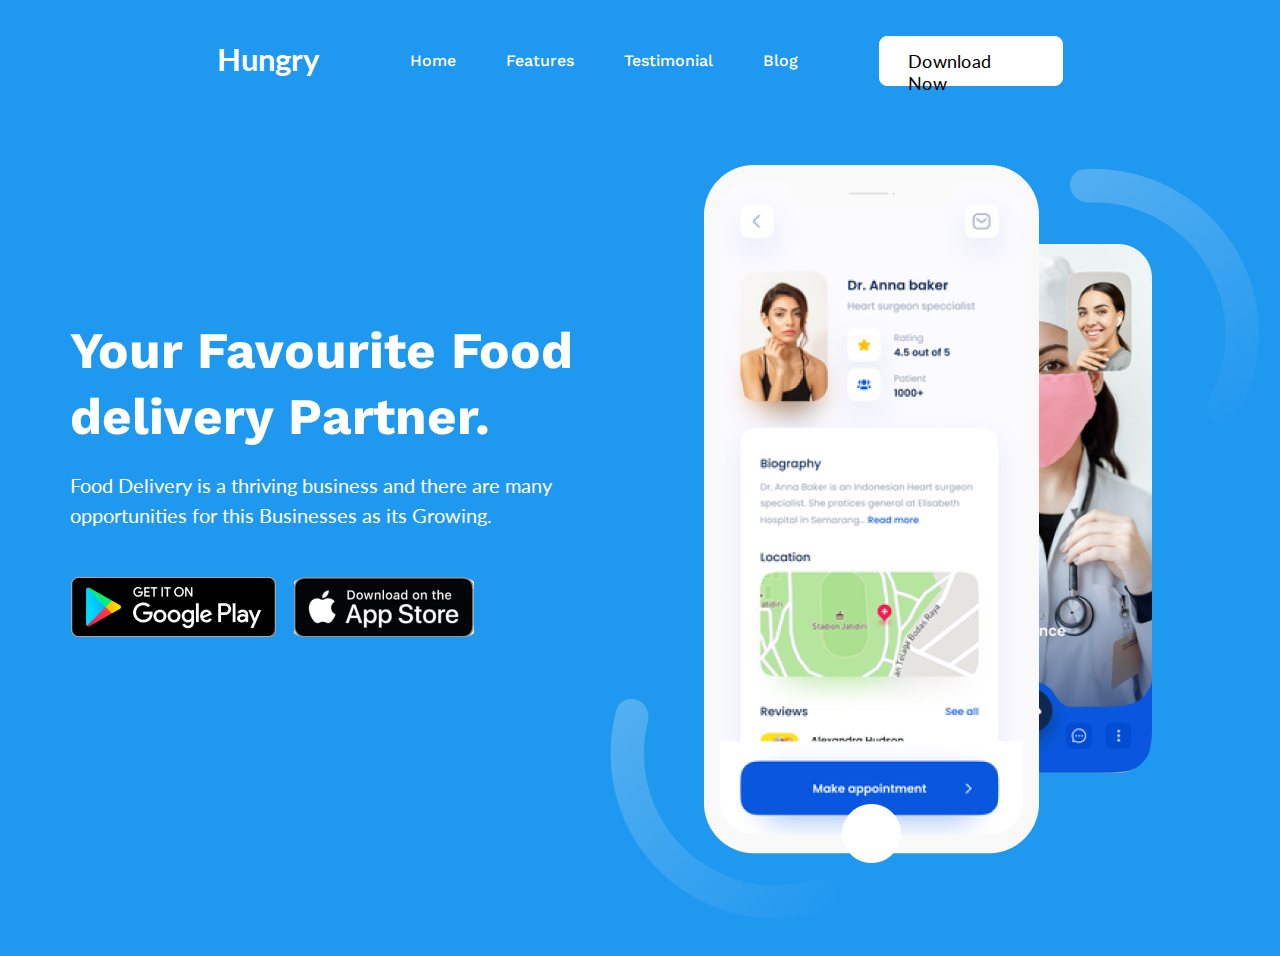
<file: 1/index.html>
<!DOCTYPE html>
<html lang="en">

<head>
    <meta charset="UTF-8">
    <meta http-equiv="X-UA-Compatible" content="IE=edge">
    <meta name="viewport" content="width=device-width, initial-scale=1.0">
    <title>Hungry App</title>

    <script src="js/script.js" defer></script>
    <link
        href="https://fonts.googleapis.com/css2?family=Lato:wght@400;500;600;700&family=Work+Sans:wght@500;700&display=swap"
        rel="stylesheet">
    <link rel="stylesheet" href="../common.css">
    <link rel="stylesheet" href="css/style.css">
</head>

<body>
    <header class="header">
        <div class="container">
            <h1><a href="#" class="logo">Hungry</a></h1>

            <nav class="menu">
                <ul>
                    <li><a href="#">Home</a></li>
                    <li><a href="#">Features</a></li>
                    <li><a href="#">Testimonial</a></li>
                    <li><a href="#">Blog</a></li>
                </u>
            </nav>

            <div class="btn">
                <a href="#">Download Now</a>
            </div>
        </div>
    </header>

    <section class="hero">
        <div class="container">
            <div class="column content">
                <h2>Your Favourite Food <br>delivery Partner.</h2>
                <p>Food Delivery is a thriving business and there are many<br> opportunities for this Businesses as its
                    Growing.</p>
                    <button class="market-btn"></button>
                    <button class="store-btn"></button>
            </div>

            <div class="column swiper">
                <img class="phone-screen" src="img/phone-screen.png" alt="phone-screen">
                <img class="phone-screen-back" src="img/phone-screen-back.png" alt="phone-screen-back">
            </div>
        </div>
    </section>
</body>

</html>
</file>
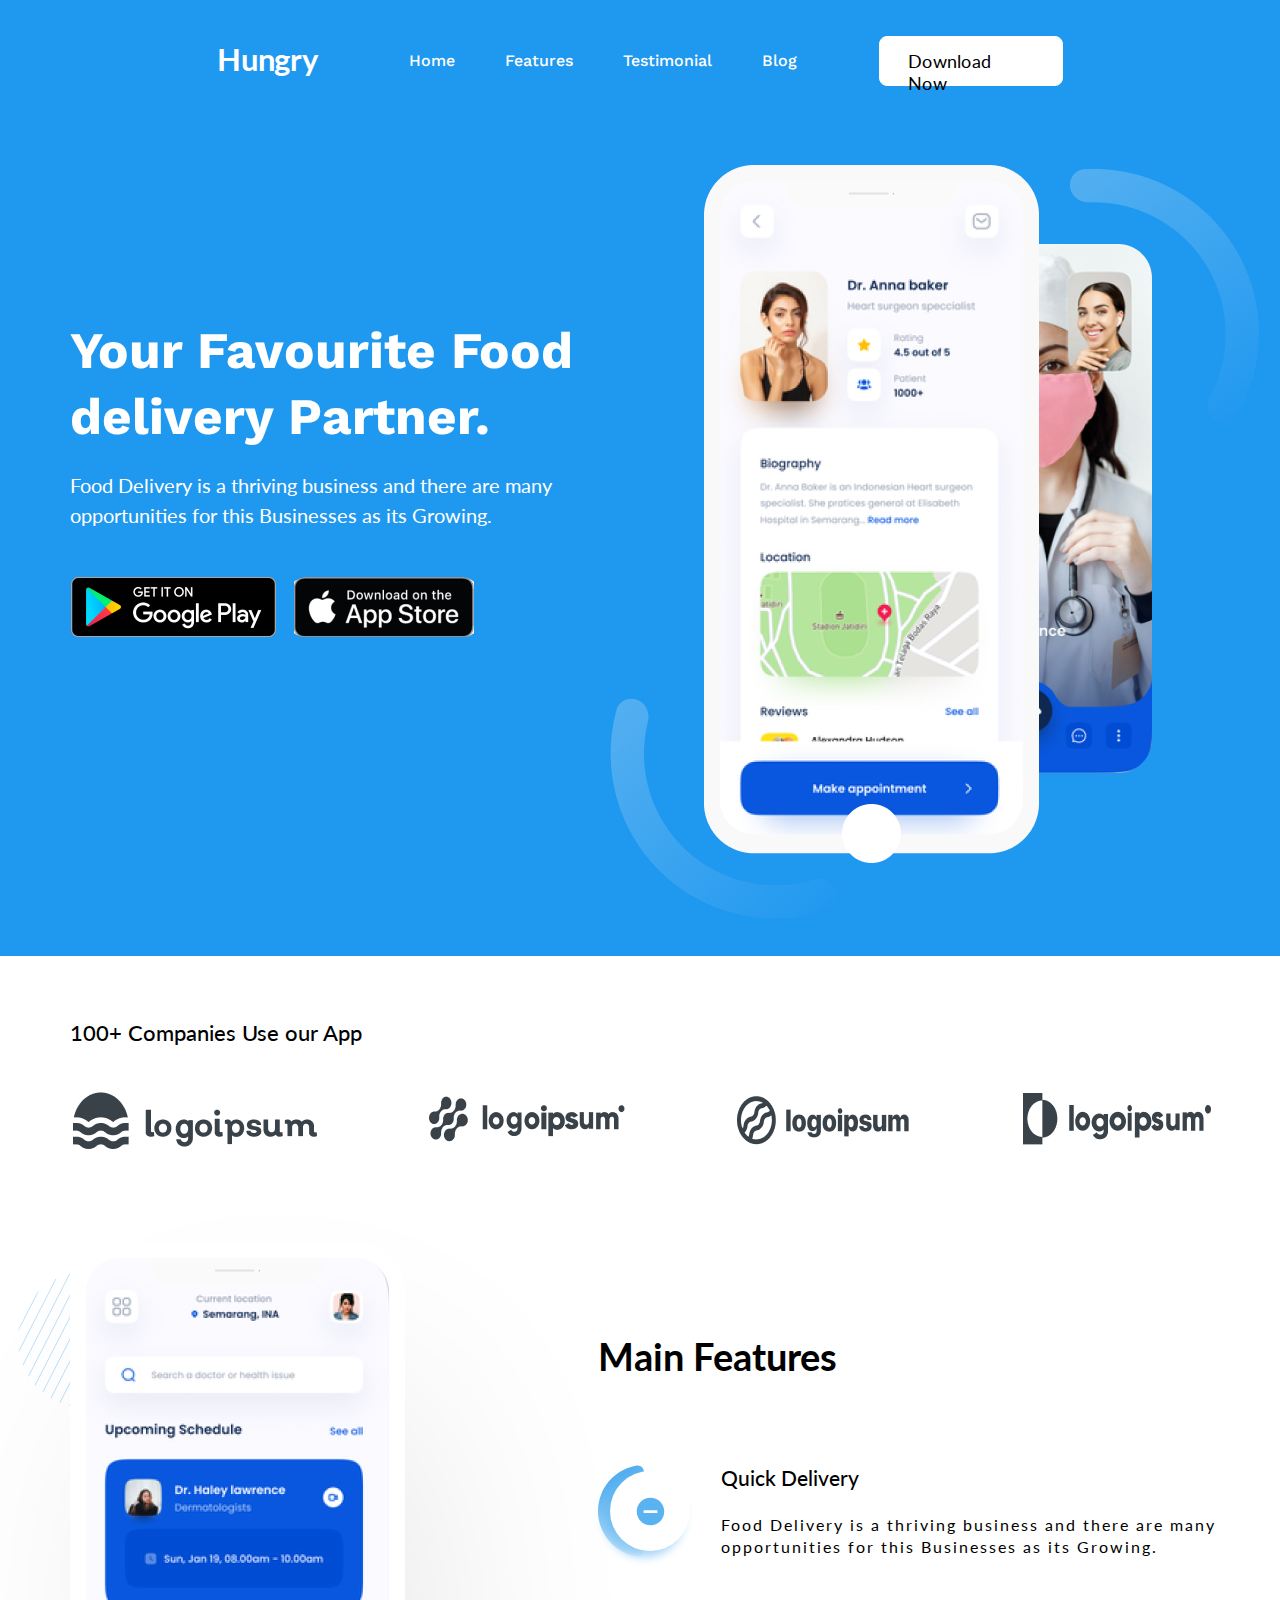
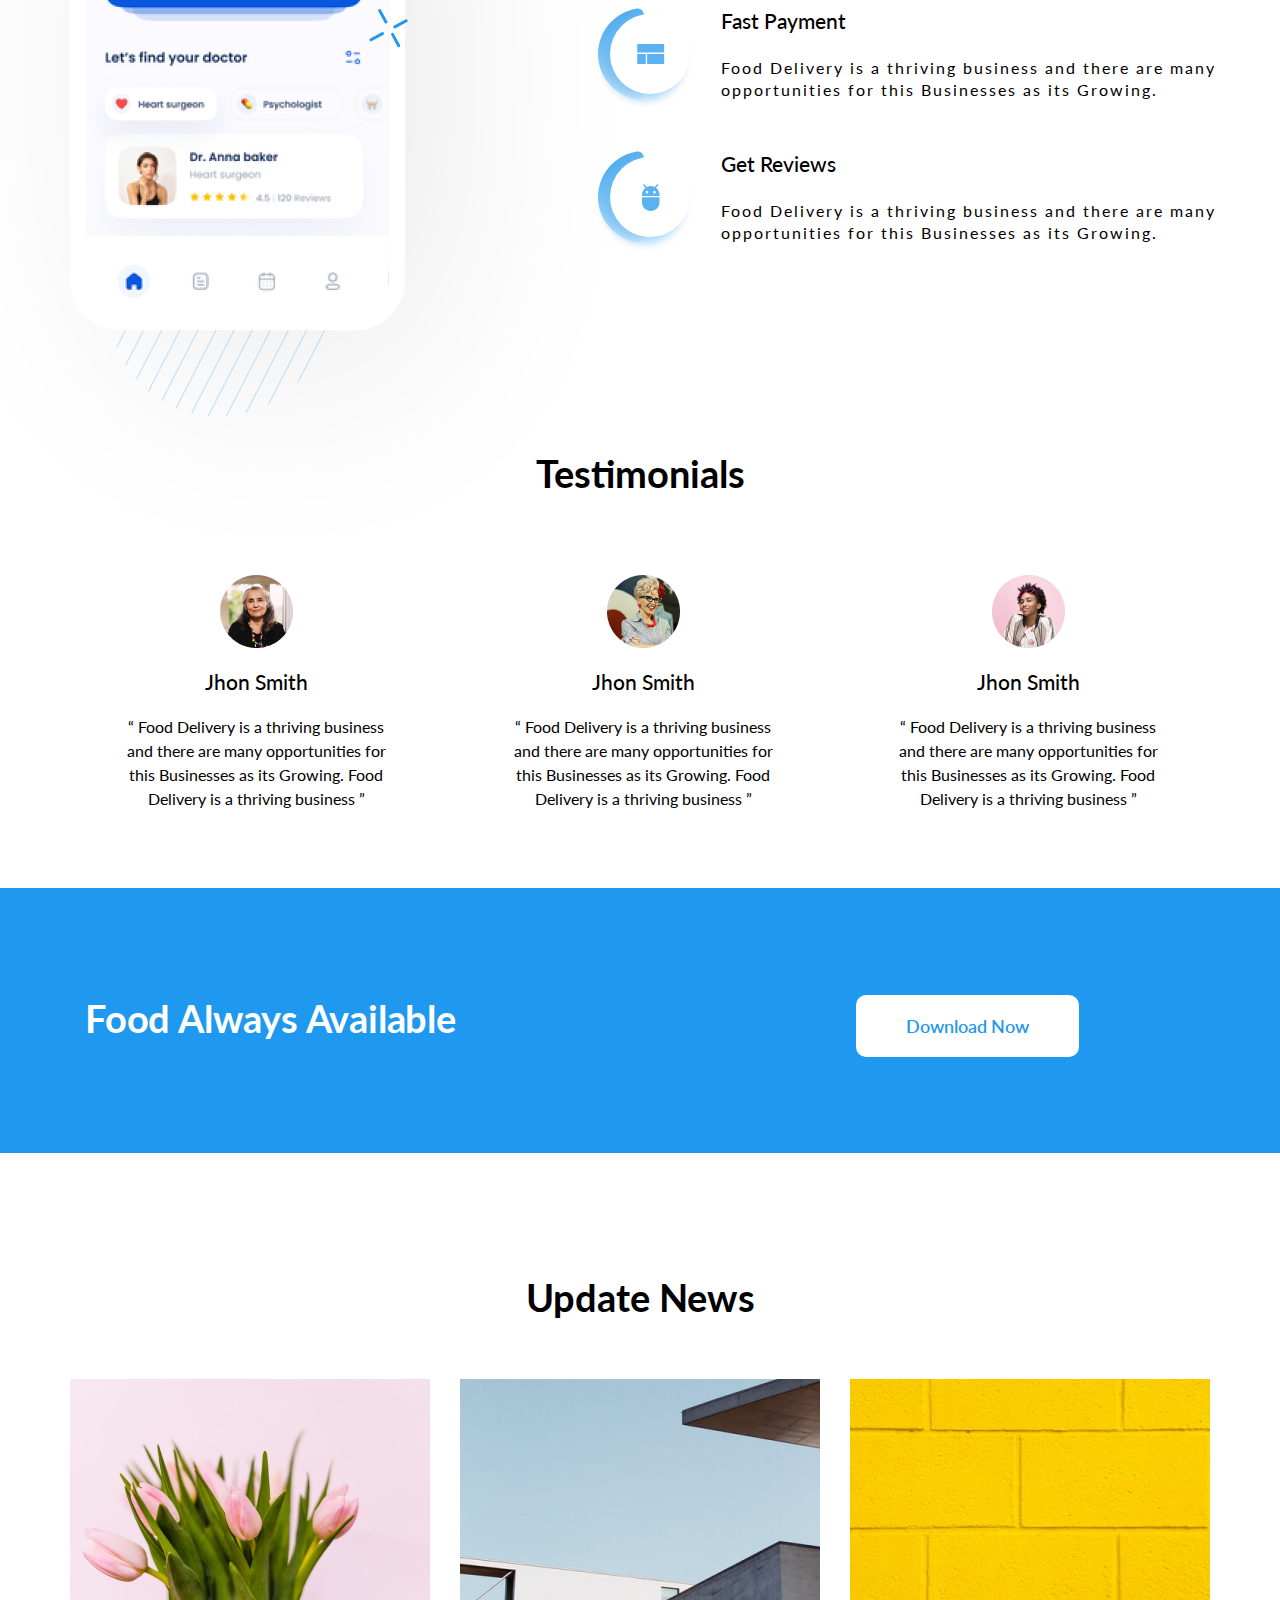
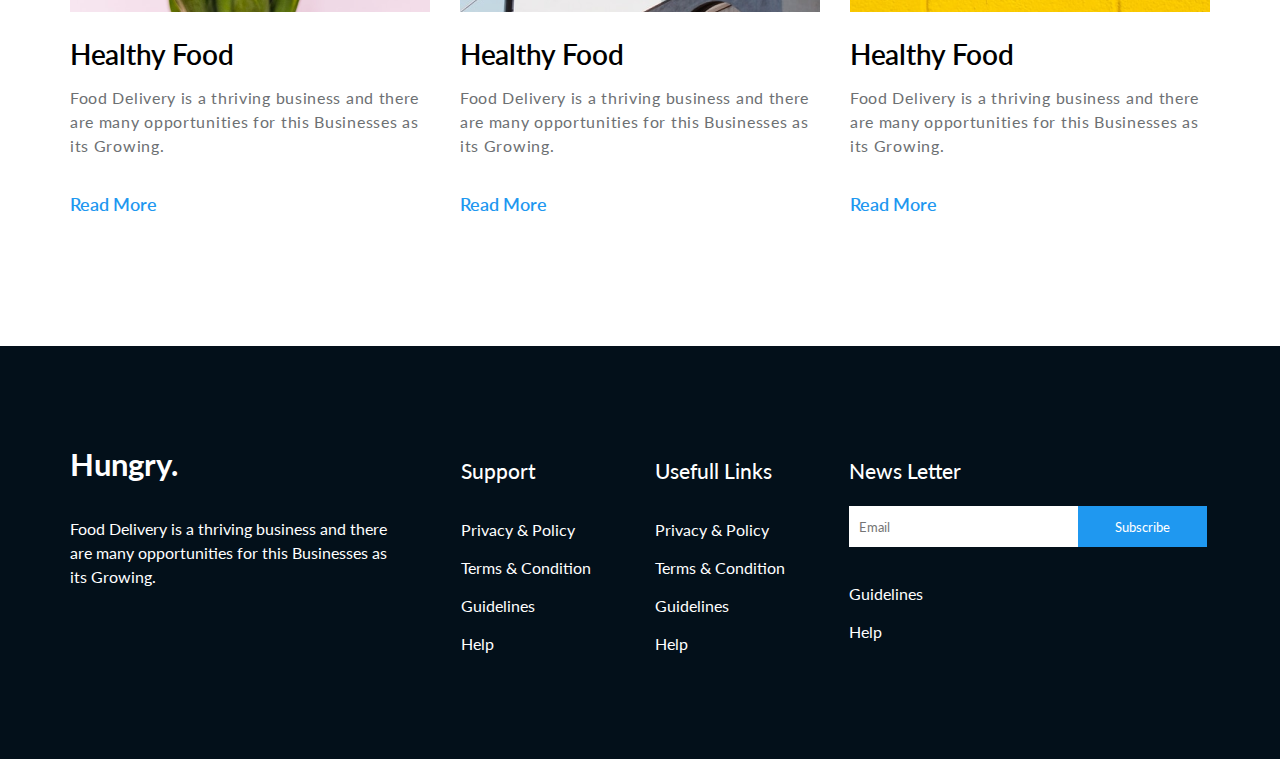
<file: Composed/index.html>
<!DOCTYPE html>
<html lang="en">

<head>
    <meta charset="UTF-8">
    <meta http-equiv="X-UA-Compatible" content="IE=edge">
    <meta name="viewport" content="width=device-width, initial-scale=1.0">
    <title>Hungry App</title>

    <script src="js/script.js" defer></script>
    <link
        href="https://fonts.googleapis.com/css2?family=Lato:wght@400;500;600;700&family=Work+Sans:wght@500;700&display=swap"
        rel="stylesheet">
    <link rel="stylesheet" href="../common.css">
    <link rel="stylesheet" href="css/style1.css">
    <link rel="stylesheet" href="css/style2.css">
    <link rel="stylesheet" href="css/style3.css">
</head>

<body>
    <header class="header">
        <div class="container">
            <h1><a href="#" class="logo">Hungry</a></h1>

            <nav class="menu">
                <ul>
                    <li><a href="#">Home</a></li>
                    <li><a href="#">Features</a></li>
                    <li><a href="#">Testimonial</a></li>
                    <li><a href="#">Blog</a></li>
                    </u>
            </nav>

            <div class="btn">
                <a href="#">Download Now</a>
            </div>
        </div>
    </header>

    <section class="hero">
        <div class="container">
            <div class="column content">
                <h2>Your Favourite Food <br>delivery Partner.</h2>
                <p>Food Delivery is a thriving business and there are many<br> opportunities for this Businesses as its
                    Growing.</p>
                <button class="market-btn"></button>
                <button class="store-btn"></button>
            </div>

            <div class="column swiper">
                <img class="phone-screen" src="img/phone-screen.png" alt="phone-screen">
                <img class="phone-screen-back" src="img/phone-screen-back.png" alt="phone-screen-back">
            </div>
        </div>
    </section>
    <section class="companies">
        <div class="container">
            <h2>100+ Companies Use our App </h2>

            <ul>
                <li><img class="logo1" src="img/logoipsum1.png" alt="logoipsum1"></li>
                <li><img class="logo2" src="img/logoipsum2.png" alt="logoipsum2"></li>
                <li><img class="logo3" src="img/logoipsum3.png" alt="logoipsum3"></li>
                <li><img class="logo4" src="img/logoipsum4.png" alt="logoipsum4"></li>
            </ul>
        </div>
    </section>

    <section class="features">
        <div class="container">
            <div class="screen">
                <div class="shadow"></div>
                <img class="phone" src="img/fone.png" alt="fone">
                <div class="plus"></div>
            </div>

            <div class="column">
                <h2>Main Features</h2>

                <ul>
                    <li class="feature">
                        <img class="qd" src="img/QD.svg" alt="QD">
                        <h3>Quick Delivery</h3>
                        <p>
                            Food Delivery is a thriving business and there are many<br> opportunities for this
                            Businesses as its Growing.
                        </p>
                    </li>

                    <li class="feature">
                        <img class="fp" src="img/FP.svg" alt="FP">
                        <h3>Fast Payment</h3>
                        <p>
                            Food Delivery is a thriving business and there are many <br>opportunities for this
                            Businesses as its Growing.
                        </p>
                    </li>

                    <li class="feature">
                        <img class="gr" src="img/GR.svg" alt="GR">
                        <h3>Get Reviews</h3>
                        <p>
                            Food Delivery is a thriving business and there are many <br> opportunities for this
                            Businesses as its Growing.
                        </p>
                    </li>
                </ul>
            </div>
        </div>
    </section>

    <section class="testimonials">
        <div class="container">
            <h4>Testimonials</h4>

            <ul>
                <li>
                    <img class="js" src="img/jhon_smith1.png" alt="jhon smith">
                    <h5>Jhon Smith</h5>
                    <p>
                        “ Food Delivery is a thriving business and there are many opportunities for this Businesses as
                        its Growing.
                        Food Delivery is a thriving business ”
                    </p>
                </li>

                <li>
                    <img class="js" src="img/jhon_smith2.png" alt="jhon smith">
                    <h5>Jhon Smith</h5>
                    <p>
                        “ Food Delivery is a thriving business and there are many opportunities for this Businesses as
                        its Growing.
                        Food Delivery is a thriving business ”
                    </p>
                </li>

                <li>
                    <img class="js" src="img/jhon_smith3.png" alt="jhon smith">
                    <h5>Jhon Smith</h5>
                    <p>
                        “ Food Delivery is a thriving business and there are many opportunities for this Businesses as
                        its Growing.
                        Food Delivery is a thriving business ”
                    </p>
                </li>
            </ul>
        </div>
    </section>
    <section class="promo">
        <div class="container">
            <h1>Food Always Available</h1>
            <button>Download Now</button>
        </div>
    </section>
    <section class="news">
        <div class="container">
            <h2>Update News</h2>
            <ul>
                <li class="card">
                    <img src="img/flower.png" alt="flower">
                    <h3>Healthy Food</h3>
                    <p>Food Delivery is a thriving business and there are many opportunities for this Businesses as its
                        Growing.
                    </p>
                    <a href="#">Read More</a>
                </li>

                <li class="card">
                    <img src="img/sky.png" alt="sky">
                    <h3>Healthy Food</h3>
                    <p>Food Delivery is a thriving business and there are many opportunities for this Businesses as its
                        Growing.
                    </p>
                    <a href="#">Read More</a>
                </li>

                <li class="card">
                    <img src="img/wall.png" alt="wall">
                    <h3>Healthy Food</h3>
                    <p>Food Delivery is a thriving business and there are many opportunities for this Businesses as its
                        Growing.
                    </p>
                    <a href="#">Read More</a>
                </li>
            </ul>

        </div>
    </section>

    <footer>
        <div class="container">
            <div class="column">
                <h2>Hungry.</h2>
                <p>Food Delivery is a thriving business and there<br> are many opportunities for this Businesses as<br>
                    its Growing.</p>
            </div>

            <div class="column">
                <h3>Support</h3>
                <nav>
                    <ul>
                        <li><a href="#">Privacy & Policy</a></li>
                        <li><a href="#">Terms & Condition</a></li>
                        <li><a href="#">Guidelines</a></li>
                        <li><a href="#">Help</a></li>
                    </ul>
                </nav>
            </div>
            <div class="column">
                <h3>Usefull Links</h3>
                <nav>
                    <ul>
                        <li><a href="#">Privacy & Policy</a></li>
                        <li><a href="#">Terms & Condition</a></li>
                        <li><a href="#">Guidelines</a></li>
                        <li><a href="#">Help</a></li>
                    </ul>
                </nav>
            </div>
            <div class="column">
                <h3>News Letter</h3>
                <form action="javascript:">
                    <input placeholder="Email" type="email" name="email">
                    <button>Subscribe</button>
                </form>
                <nav>
                    <ul>
                        <li><a href="#">Guidelines</a></li>
                        <li><a href="#">Help</a></li>
                    </ul>
                </nav>
            </div>
        </div>
    </footer>
</body>

</html>
</file>
<file: common.css>
* {
  margin: 0;
  padding: 0;
  box-sizing: border-box;
  font-family: 'Lato', sans-serif;
}
::-webkit-scrollbar {
  width: 7px;
}
::-webkit-scrollbar-track{
  background: #fff;
}
::-webkit-scrollbar-thumb{
  background: #999;
}
.container{
  max-width: 1140px;
  margin: auto;
}
ul{
  list-style: none;
}
button{
  border: none;
  background: none;
}
</file>
<file: 1/css/style.css>
.header {
    top: 0;
    left: 0;
    right: 0;
    padding: 50px 217px;
    background: #1f98f0;
    z-index: 1;
    display: flex;
}

.container {
    width: 1140px;
    margin: auto;
    display: flex;
}

.header a {
    display: flex;
    color: #fff;
    text-decoration: none;
    font-family: 'Lato', sans-serif;
    cursor: pointer;
    font-weight: 700;
    font-size: 30.95px;
    line-height: 37px;
    margin-top: -9px;
}

/*MENU*/
.header nav {
    margin-top: 8px;
    margin-left: 91px;
}

.header .menu ul {
    display: flex;
    gap: 50px
}
.header li{
    position: relative;
}
.header li:not(:hover)::after{
    opacity: 0;
    transform: scaleX(0);
}
.header li::after{
    content: "";
    display: block;
    position: absolute;
    height: 2px;
    width: 100%;
    background:linear-gradient(to left,transparent,white,transparent);
    transition: 400ms;
}


.header .menu a {
    color: #fff;
    text-decoration: none;
    text-transform: capitalize;
    font-family: 'Work Sans', sans-serif;
    font-weight: 500;
    font-size: 16px;
    line-height: 150%;

}

.header .btn {
    width: 184px;
    height: 50px;
    border-radius: 8px;
    padding: 22px 28px;
    background-color: #fff;
    margin-left: auto;
    margin-top: -14px;
    border: 1px solid #fff;
    transition: 400ms;
}

.header .btn:hover {
    background-color: #1F98F0;
}

.header .btn a {
    text-decoration: none;
    color: black;
    font-family: 'Lato', sans-serif;
    font-weight: 400;
    font-size: 18px;
    line-height: 22px;
    transition: 400ms;
    letter-spacing: 0.3px;
}
.header .btn:hover a{
    color: #fff;
}
.hero {
    background-color: #1F98F0;
    height: 820px;
}

.container>.column {
    width: 50%;
}

.hero .content {
    padding-top: 182px;
    ;

}

.hero .content h2 {
    font-family: 'Work sans', sans-serif;
    font-weight: 700;
    font-size: 51px;
    line-height: 130%;
    color: #FFFFFF;
}

.hero .content p {
    font-weight: 400;
    font-size: 20px;
    line-height: 150%;
    color: #FFFFFF;
    padding-top: 19px;
}

.hero button {
    margin-top: 47px;
}

.market-btn{
    background-image: url(../img/market.png);
    width: 205px;
    height: 60px;
    margin-left: 1px;
}
.store-btn{
    background-image: url(../img/store.png);
    width: 194px;
    height: 60px;
    margin-left: 7px;
}
.hero .swiper {
    position: relative;
    padding-top: 29px;
    padding-left: 64px;
    z-index: 1;
}

.phone-screen-back {
    position: absolute;
    top: 108px;
    left: 267px;
    z-index: -1;
}

.swiper::before{
    background-image: url(../img/decore.png) ;
    content: "";
    display: block;
    position: absolute;
    height: 780px;
    width: 679px;
    left: -60px;
    top: 33px;
}
</file>
<file: Composed/css/style1.css>
.header {
    top: 0;
    left: 0;
    right: 0;
    padding: 50px 217px;
    background: #1f98f0;
    z-index: 1;
    display: flex;
}

:where(header, .hero) .container {
    width: 1140px;
    margin: auto;
    display: flex;
}

.header a {
    display: flex;
    color: #fff;
    text-decoration: none;
    font-family: 'Lato', sans-serif;
    cursor: pointer;
    font-weight: 700;
    font-size: 30.95px;
    line-height: 37px;
    margin-top: -9px;
}

/*MENU*/
.header nav {
    margin-top: 8px;
    margin-left: 91px;
}

.header .menu ul {
    display: flex;
    gap: 50px
}
.header li{
    position: relative;
}
.header li:not(:hover)::after{
    opacity: 0;
    transform: scaleX(0);
}
.header li::after{
    content: "";
    display: block;
    position: absolute;
    height: 2px;
    width: 100%;
    background:linear-gradient(to left,transparent,white,transparent);
    transition: 400ms;
}


.header .menu a {
    color: #fff;
    text-decoration: none;
    text-transform: capitalize;
    font-family: 'Work Sans', sans-serif;
    font-weight: 500;
    font-size: 16px;
    line-height: 150%;

}

.header .btn {
    width: 184px;
    height: 50px;
    border-radius: 8px;
    padding: 22px 28px;
    background-color: #fff;
    margin-left: auto;
    margin-top: -14px;
    border: 1px solid #fff;
    transition: 400ms;
}

.header .btn:hover {
    background-color: #1F98F0;
}

.header .btn a {
    text-decoration: none;
    color: black;
    font-family: 'Lato', sans-serif;
    font-weight: 400;
    font-size: 18px;
    line-height: 22px;
    transition: 400ms;
    letter-spacing: 0.3px;
}
.header .btn:hover a{
    color: #fff;
}
.hero {
    background-color: #1F98F0;
    height: 820px;
}

.hero .container>.column {
    width: 50%;
}

.hero .content {
    padding-top: 182px;
    ;

}

.hero .content h2 {
    font-family: 'Work sans', sans-serif;
    font-weight: 700;
    font-size: 51px;
    line-height: 130%;
    color: #FFFFFF;
}

.hero .content p {
    font-weight: 400;
    font-size: 20px;
    line-height: 150%;
    color: #FFFFFF;
    padding-top: 19px;
}

.hero button {
    margin-top: 47px;
}

.market-btn{
    background-image: url(../img/market.png);
    width: 205px;
    height: 60px;
    margin-left: 1px;
}
.store-btn{
    background-image: url(../img/store.png);
    width: 194px;
    height: 60px;
    margin-left: 7px;
}
.hero .swiper {
    position: relative;
    padding-top: 29px;
    padding-left: 64px;
    z-index: 1;
}

.phone-screen-back {
    position: absolute;
    top: 108px;
    left: 267px;
    z-index: -1;
}

.swiper::before{
    background-image: url(../img/decore.png) ;
    content: "";
    display: block;
    position: absolute;
    height: 780px;
    width: 679px;
    left: -60px;
    top: 33px;
}
</file>
<file: Composed/css/style2.css>
ul {
    list-style: none;
}

.companies {
    position: relative;
    padding-top: 64px;
}


.container h2 {
    font-weight: 500;
    font-size: 22px;
    line-height: 26px;

}

.companies ul {
    display: flex;
    justify-content: space-between;
    align-content: center;
    padding-top: 50px;
    padding-left: 2px;
    top: 10px;
}

.companies li:first-child {
    transform: translate(1px, -4px);
}

.companies li:last-child {
    transform: translate(1px, -3px);
}

.features>.container {
    padding-top: 86px;
    padding-bottom: 19px;
    gap: 190px;
    display: flex;
}

.features .screen {
    position: relative;
}

.features .shadow {
    position: absolute;
    left: 73px;
    top: 156px;
    z-index: -1;
}

.features .shadow::before {
    width: 271px;
    height: 556px;
    background: #03101A;
    opacity: 0.1;
    filter: blur(118px);
    border-radius: 50px;
    content: "";
    display: block;
}

.features .shadow::after {
    content: "";
    display: block;
    width: 219px;
    height: 219px;
    background-image: url("../img/line_d.svg");
    position: absolute;
    left: -34px;
    top: 400px;
    background-position: center;
}

.features .screen::before {
    content: "";
    display: block;
    position: absolute;
    width: 136px;
    height: 136px;
    left: 0px;
    top: 0px;
    background-image: url(../img/line_l.svg);
    background-position: center;
    z-index: -1;
    left: -52px;
    top: 30px
}

.features .plus {
    position: absolute;
    left: 299px;
    top: 367px;
    background-image: url(../img/plus.svg);
    width: 39px;
    height: 39px;
}

.features .column {
    padding-top: 101px;
}

.features h2 {
    font-weight: 700;
    font-size: 38px;
    padding-left: 3px;
}

.features ul {
    display: flex;
    margin-top: 96px;
    flex-direction: column;
    gap: 48px;
}

.features h3 {
    font-weight: 500;
    font-size: 21px;
}

.features p {
    font-weight: 400;
    font-size: 16px;
    line-height: 22px;
    letter-spacing: 2px;
}

.column .feature {
    display: flex;
    flex-direction: column;
    flex-wrap: wrap;
    height: 95px;
    gap: 24px 28px;
}

.testimonials {
    text-align: center;
}

.testimonials h4 {
    font-weight: 700;
    font-size: 38px;
    line-height: 46px;
    padding-top: 97px;
}

.testimonials ul {
    display: flex;
    padding-top: 79px;
    padding-left: 56px;
    gap: 103px;
    padding-bottom: 77px;
}

.testimonials li {
    width: 284px;
}

.testimonials li:first-child {
    width: 260px;
    margin-right: 12px;
}

.testimonials li:last-child {
    width: 280px;
}

.testimonials h5 {
    font-weight: 500;
    font-size: 21px;
    line-height: 25px;
    margin-top: 18px;
    margin-bottom: 21px;
}

.testimonials p {
    font-weight: 400;
    font-size: 16px;
    line-height: 150%;
    max-width: 273px;
    margin: auto;
    text-align: center;
}
</file>
<file: Composed/css/style3.css>
.promo {
  background-color: #1F98F0;
  height: 265px;
  padding-top: 107px;
  padding-left: 30px;
}

.promo .container {
  display: flex;
}

.container h1 {
  font-weight: 700;
  font-size: 38px;
  line-height: 46px;
  letter-spacing: -0.2px;
  color: #FFFFFF;
}

.promo button {
  width: 223px;
  height: 62px;
  background: #FFFFFF;
  border-radius: 10px;
  border: none;
  margin-left: 400px;
  font-weight: 600;
  font-size: 18px;
  line-height: 22px;
  color: #1F98F0;
}

.news {
  padding-top: 121px;
  height: 793px;
}

.news h2 {
  font-weight: 700;
  font-size: 38px;
  line-height: 46px;
  text-align: center;
  margin-bottom: 59px;
}

.news ul {
  display: flex;
  gap: 30px;
}

.news h3 {
  font-weight: 600;
  font-size: 28px;
  line-height: 34px;
  margin-top: 22px;
  letter-spacing: -0.3px;
}

.news p {
  font-weight: 400;
  font-size: 16px;
  line-height: 150%;
  color: #6D7073;
  margin-top: 15px;
  letter-spacing: 0.7px;
}

.news a {
  display: flex;
  font-weight: 600;
  font-size: 18px;
  line-height: 150%;
  text-decoration: none;
  color: #1F98F0;
  margin-top: 33px;
}
footer{
  height: 413px;
  background-color: #03101A;
  color: #FFFFFF;
  padding-top: 100px;
}
footer .container{
  display: flex;
  gap: 64px;
}


footer .column:first-child{
  width: 327px;
}
footer .column h2 {
  font-family: 'Lato';
  font-style: normal;
  font-weight: 700;
  font-size: 30.95px;
  line-height: 37px;
}

footer .column p {
  font-weight: 400;
  font-size: 16px;
  line-height: 150%;
  margin-top: 34px;
}
footer .column nav{
  margin-top: 35px;
}
footer .column h3 {
  padding-top: 12px;
  font-weight: 500;
  font-size: 21px;
  line-height: 25px;
  margin-bottom: 23px;
}

footer .column li a{
  font-weight: 400;
  font-size: 16px;
  line-height: 150%;
  text-decoration: none;
  color: #FFFFFF;
}
footer form{
  display: flex;
}
footer .column li{
  margin-top: 14px;
}
footer input{
  width: 229px;
  height: 41px;
  background-color: #FFFFFF;
  border: none;
  padding-left: 10px;
}
footer button{
  width: 129px;
  height: 41px;
  background: #1F98F0;
  border: none;
  color: #FFFFFF;
}
</file>
